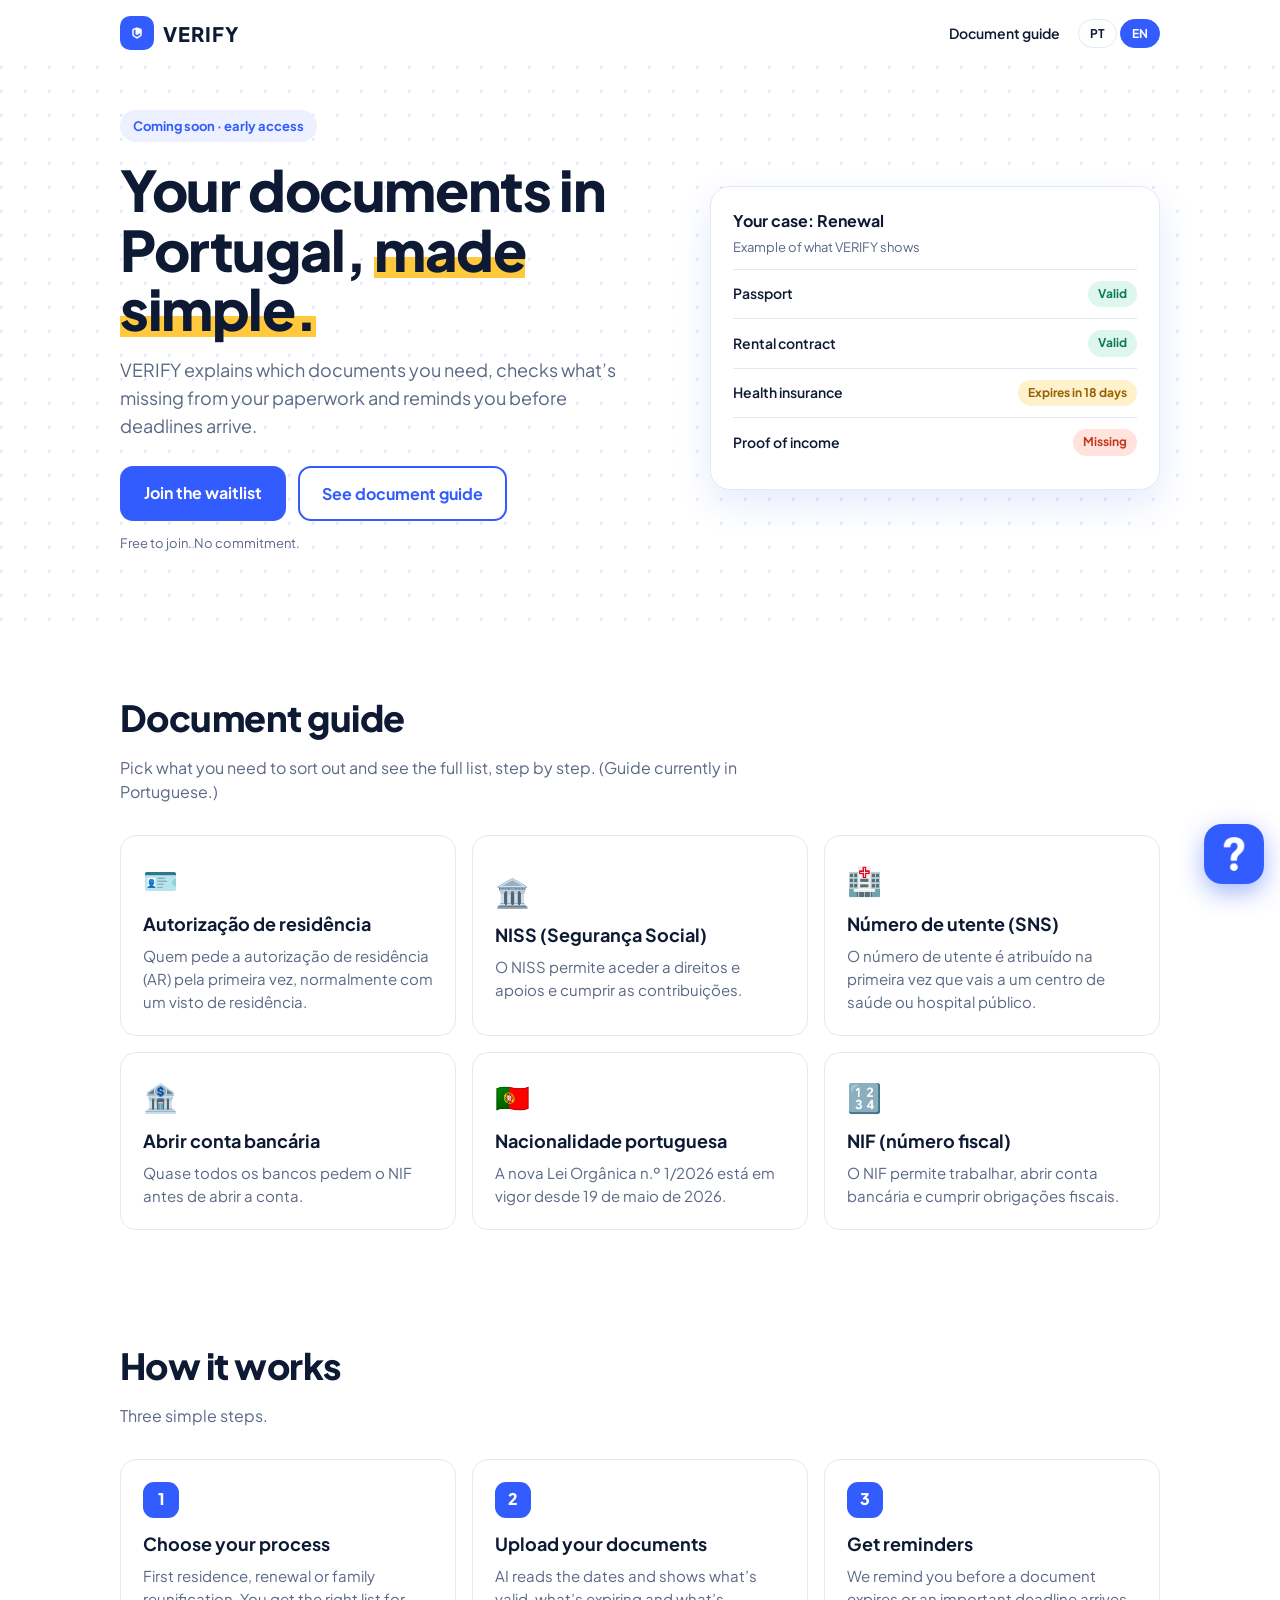
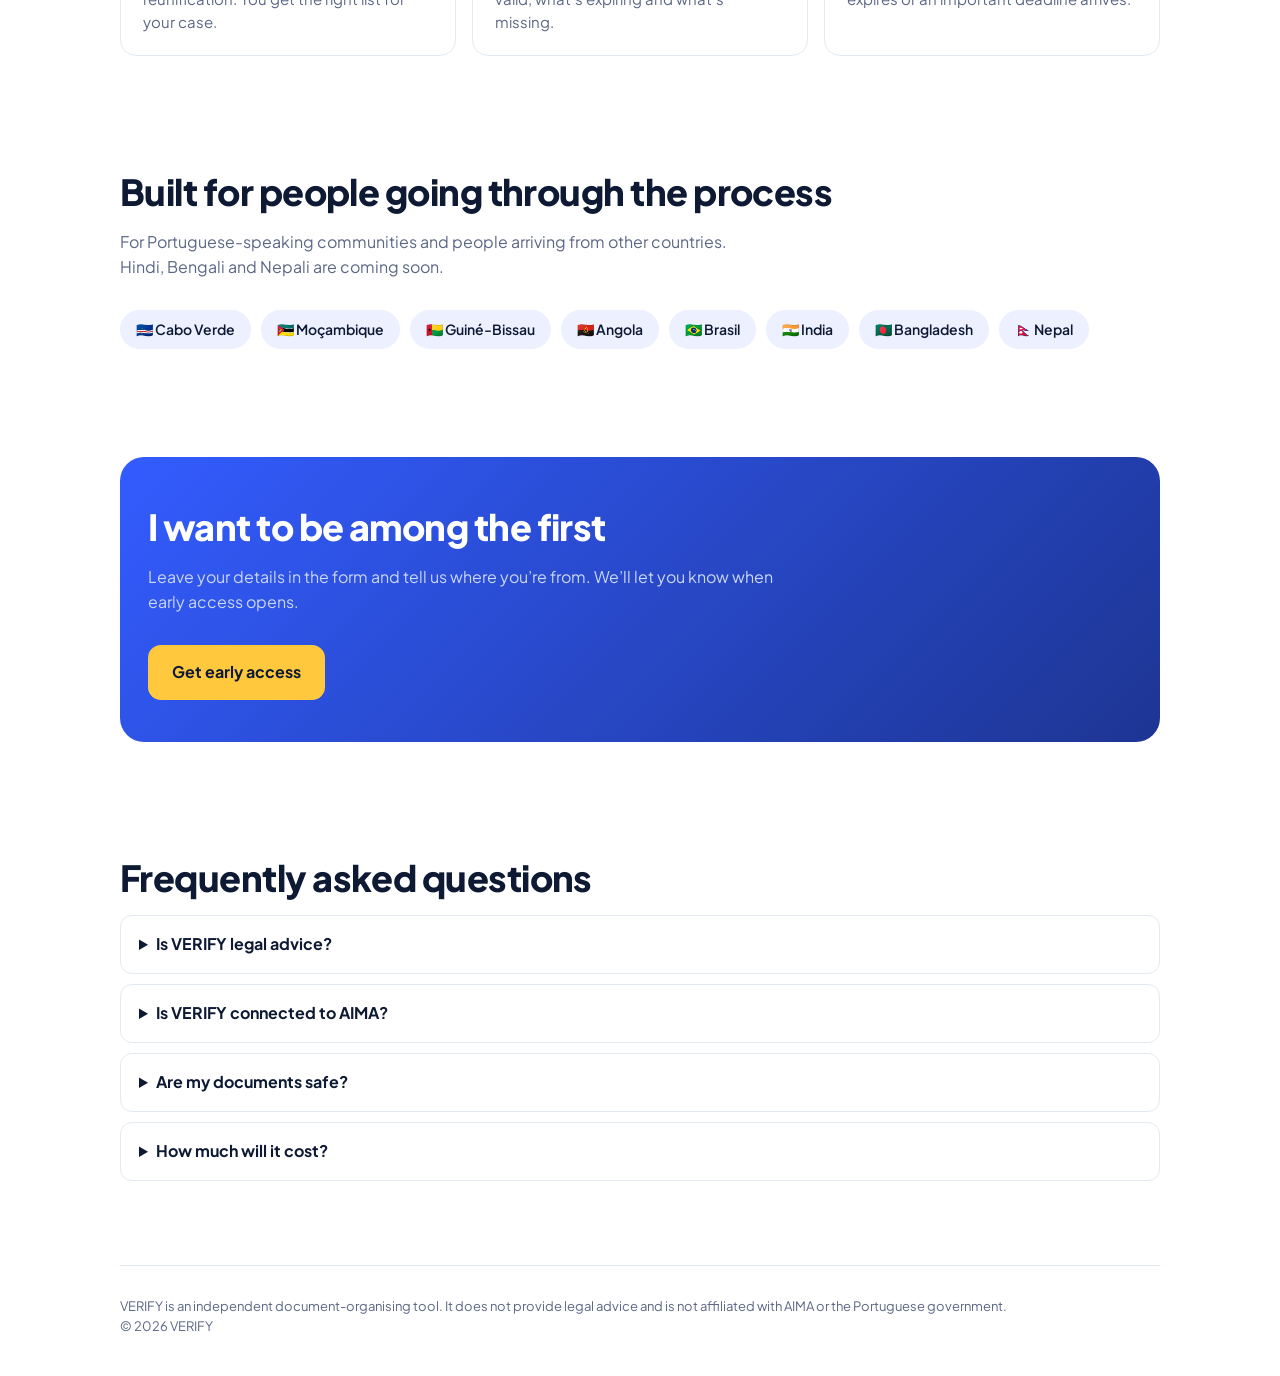
<file: index.html>
<!DOCTYPE html>
<html lang="pt">
<head>
<meta charset="utf-8">
<meta name="viewport" content="width=device-width, initial-scale=1, viewport-fit=cover">
<meta name="color-scheme" content="light">
<link rel="icon" type="image/png" href="[data-uri]">
<title>VERIFY – A tua documentação em Portugal, sem complicações</title>
<link href="https://fonts.googleapis.com/css2?family=Plus+Jakarta+Sans:wght@400;500;600;700;800&display=swap" rel="stylesheet">
<style>
:root{--blue:#335CFF;--navy:#0E1A33;--sky:#ECF0FF;--coral:#FF6B4A;--gold:#FFC83D;--mint:#12B886;--mintbg:#DDF7EC;--amberbg:#FFF1CC;--amber:#946200;--redbg:#FFE3DC;--red:#C2371A;--mute:#5B6785;--line:#E3E8F5;
color-scheme:light;box-sizing:border-box;padding-top:env(safe-area-inset-top,0px);padding-bottom:env(safe-area-inset-bottom,0px)}
html{scroll-padding-top:env(safe-area-inset-top,0px);scroll-behavior:smooth}
*{box-sizing:border-box}
button,input{font-family:inherit}
body{margin:0;background:#fff;color:var(--navy);font-family:"Plus Jakarta Sans",system-ui,-apple-system,"Segoe UI",Roboto,sans-serif;line-height:1.55;-webkit-font-smoothing:antialiased}
.w{max-width:1080px;margin:0 auto;padding:0 20px}
nav{display:flex;justify-content:space-between;align-items:center;padding:16px 0;gap:10px}
.logo{display:flex;align-items:center;gap:9px;font-weight:800;letter-spacing:.05em;font-size:20px;cursor:pointer;color:var(--navy)}
.nr{display:flex;align-items:center;gap:8px}
.lk{background:none;border:0;font-weight:600;font-size:14px;font-family:inherit;color:var(--navy);cursor:pointer;padding:8px 10px;border-radius:10px}
.lk:hover{background:var(--sky)}
.lang button{background:#fff;border:1px solid var(--line);color:var(--navy);padding:6px 11px;border-radius:99px;font-weight:700;font-size:12px;font-family:inherit;cursor:pointer}
.lang button.on{background:var(--blue);color:#fff;border-color:var(--blue)}
.pat{background:radial-gradient(circle at 1px 1px,rgba(51,92,255,.13) 1.6px,transparent 0) 0 0/24px 24px}
.hero{display:grid;grid-template-columns:1.1fr .9fr;gap:40px;align-items:center;padding:44px 0 70px}
.tag{display:inline-block;background:var(--sky);color:var(--blue);font-weight:700;font-size:13px;padding:6px 13px;border-radius:99px;margin-bottom:18px}
h1{font-size:clamp(34px,5.4vw,56px);line-height:1.06;margin:0 0 18px;font-weight:800;letter-spacing:-.025em}
.hl{background:linear-gradient(transparent 62%,var(--gold) 62%,var(--gold) 92%,transparent 92%)}
.sub{font-size:18px;color:var(--mute);margin:0 0 26px;max-width:520px}
.btns{display:flex;gap:12px;flex-wrap:wrap}
.btn{display:inline-block;background:var(--blue);color:#fff;border:0;padding:15px 24px;border-radius:13px;font-weight:700;font-size:16px;font-family:inherit;cursor:pointer;text-decoration:none}
.btn:hover{background:#2A4DD6}
.btn.o{background:#fff;color:var(--blue);border:2px solid var(--blue);padding:13px 22px}
.btn.o:hover{background:var(--sky)}
.btn.g{background:var(--gold);color:var(--navy)}.btn.g:hover{background:#FFD35E}
.note{font-size:13px;color:var(--mute);margin-top:12px}
.card{background:#fff;border:1px solid var(--line);border-radius:20px;padding:22px;box-shadow:0 14px 36px rgba(51,92,255,.12)}
.card h3{margin:0 0 3px;font-size:16px}.card .s{font-size:13px;color:var(--mute);margin-bottom:12px}
.row{display:flex;align-items:center;gap:10px;padding:11px 0;border-top:1px solid var(--line);font-size:14px}
.row b{flex:1;font-weight:600}
.pill{font-size:12px;font-weight:700;padding:4px 10px;border-radius:99px;white-space:nowrap}
.ok{background:var(--mintbg);color:#0B7A57}.warn{background:var(--amberbg);color:var(--amber)}.bad{background:var(--redbg);color:var(--red)}
section{padding:54px 0}
h2{font-size:clamp(26px,3.6vw,36px);margin:0 0 10px;letter-spacing:-.015em;font-weight:800}
.lead{color:var(--mute);margin:0 0 30px;max-width:640px}
.grid{display:grid;grid-template-columns:repeat(3,1fr);gap:16px}
.box{background:#fff;border:1px solid var(--line);border-radius:16px;padding:22px}
.box .n{width:36px;height:36px;border-radius:11px;background:var(--blue);color:#fff;display:grid;place-items:center;font-weight:800;margin-bottom:12px}
.box h3{margin:0 0 6px;font-size:18px}.box p{margin:0;color:var(--mute);font-size:15px}
.tc{cursor:pointer;transition:.15s;text-align:left;font:inherit;color:inherit}
.tc:hover{border-color:var(--blue);transform:translateY(-2px);box-shadow:0 10px 24px rgba(51,92,255,.12)}
.tc .e{font-size:28px;margin-bottom:8px}
.chips{display:flex;flex-wrap:wrap;gap:10px}
.chips span{background:var(--sky);padding:9px 16px;border-radius:99px;font-weight:600;font-size:14px}
.band{background:linear-gradient(135deg,var(--blue),#1D3593);color:#fff;border-radius:24px;padding:42px 28px}
.band h2{color:#fff}.band .lead{color:#CBD7F5}
.faq details{background:#fff;border:1px solid var(--line);border-radius:12px;padding:16px 18px;margin-bottom:10px}
.faq summary{font-weight:700;cursor:pointer}.faq p{color:var(--mute);margin:10px 0 0;font-size:15px}
footer{padding:30px 0 40px;color:var(--mute);font-size:13px;border-top:1px solid var(--line);margin-top:20px}
.gh{background:var(--sky);padding:34px 0 26px}
.gh h1{font-size:clamp(28px,4.5vw,42px);margin:0 0 8px}
.back{background:none;border:0;color:var(--blue);font-weight:700;font-size:14px;font-family:inherit;cursor:pointer;padding:0;margin-bottom:12px}
.tabs{display:flex;gap:8px;overflow-x:auto;padding:16px 0 6px;scrollbar-width:thin}
.tab{flex:0 0 auto;background:#fff;border:1px solid var(--line);color:var(--navy);padding:10px 15px;border-radius:99px;font-weight:600;font-size:14px;font-family:inherit;cursor:pointer;white-space:nowrap}
.tab.on{background:var(--blue);color:#fff;border-color:var(--blue)}
.tab.s{padding:7px 13px;font-size:13px}.tab.s.on{background:var(--navy);border-color:var(--navy)}
.gc{padding:10px 0 20px;max-width:780px}
.gc h2{margin-top:14px}.gc h3{font-size:17px;margin:24px 0 8px}
.gc ul{list-style:none;padding:0;margin:0}
.gc li{padding:11px 14px 11px 42px;background:#fff;border:1px solid var(--line);border-radius:12px;margin-bottom:8px;position:relative;font-size:15px}
.gc li:before{content:"✓";position:absolute;left:13px;top:10px;width:22px;height:22px;border-radius:50%;background:var(--mintbg);color:#0B7A57;font-weight:800;font-size:13px;display:grid;place-items:center}
.nt{background:var(--amberbg);border-radius:12px;padding:14px 16px;font-size:14px;margin:18px 0}
.src{font-size:13px;color:var(--mute)}.src a{color:var(--blue);font-weight:600}
.cta2{background:var(--sky);border-radius:16px;padding:20px;margin:26px 0;display:flex;gap:14px;align-items:center;justify-content:space-between;flex-wrap:wrap}
.cta2 b{font-size:16px}
@media(max-width:820px){.hero{grid-template-columns:1fr;gap:28px;padding-top:20px}.grid{grid-template-columns:1fr}.band{padding:30px 20px}.lk.h{display:none}}

#cb{position:fixed;right:16px;bottom:calc(16px + env(safe-area-inset-bottom,0px));width:60px;height:60px;border:0;padding:0;border-radius:18px;background:none;cursor:pointer;box-shadow:0 8px 24px rgba(51,92,255,.45);z-index:50}
#cb img{width:100%;height:100%;display:block;border-radius:18px}
#cp{position:fixed;right:16px;bottom:calc(88px + env(safe-area-inset-bottom,0px));width:350px;max-width:calc(100vw - 32px);height:490px;max-height:calc(100% - 120px);background:#fff;border:1px solid var(--line);border-radius:20px;box-shadow:0 20px 50px rgba(14,26,51,.25);display:flex;flex-direction:column;overflow:hidden;z-index:50}
#cp[hidden]{display:none}
.ch{background:var(--blue);color:#fff;padding:14px 16px;display:flex;justify-content:space-between;align-items:center}
.ch b{display:block;font-size:16px}.ch span{font-size:12px;opacity:.85}
.ch button{background:none;border:0;color:#fff;font-size:26px;cursor:pointer;line-height:1}
#cm{flex:1;overflow-y:auto;padding:14px;display:flex;flex-direction:column;gap:8px;background:#ECF0FF}
.m{max-width:88%;padding:10px 13px;border-radius:14px;font-size:14px;line-height:1.45}
.m.b{background:#fff;border:1px solid var(--line);align-self:flex-start}
.m.u{background:var(--blue);color:#fff;align-self:flex-end}
.mb{margin-top:8px;background:var(--blue);color:#fff;border:0;border-radius:10px;padding:8px 12px;font-weight:600;font-size:13px;cursor:pointer}
#cq{display:flex;gap:6px;flex-wrap:wrap;max-height:88px;overflow-y:auto;padding:8px 12px;border-top:1px solid var(--line)}
.qc{background:var(--sky);color:var(--blue);border:0;border-radius:99px;padding:6px 11px;font-weight:600;font-size:12px;cursor:pointer}
.cf{display:flex;gap:8px;padding:10px 12px;border-top:1px solid var(--line)}
.cf input{flex:1;min-width:0;border:1px solid var(--line);border-radius:10px;padding:10px;font-size:14px}
.cf button{background:var(--blue);color:#fff;border:0;border-radius:10px;padding:0 14px;font-weight:700;font-size:14px;cursor:pointer}
.cn{font-size:11px;color:var(--mute);text-align:center;padding:0 12px 9px}
</style>
</head>
<body>
<div class="w"><nav>
<div class="logo" onclick="go('home')"><img src="[data-uri]" width="34" height="34" alt="" style="border-radius:10px;display:block">VERIFY</div>
<div class="nr"><button class="lk" onclick="go('guia')" data-i="nav"></button><span class="lang"><button id="bpt" onclick="setL('pt')">PT</button> <button id="ben" onclick="setL('en')">EN</button></span></div>
</nav></div>

<div id="home">
<div class="pat"><div class="w"><div class="hero">
 <div>
  <span class="tag" data-i="tag"></span>
  <h1 data-i="h1"></h1>
  <p class="sub" data-i="sub"></p>
  <div class="btns"><a class="btn" href="https://forms.gle/aFKGvUW4QWU3hkSq6" target="_blank" rel="noopener" data-i="cta"></a><button class="btn o" onclick="go('guia')" data-i="cta2"></button></div>
  <p class="note" data-i="note"></p>
 </div>
 <div class="card"><h3 data-i="mt"></h3><div class="s" data-i="ms"></div>
  <div class="row"><b data-i="d1"></b><span class="pill ok" data-i="s1"></span></div>
  <div class="row"><b data-i="d2"></b><span class="pill ok" data-i="s1"></span></div>
  <div class="row"><b data-i="d3"></b><span class="pill warn" data-i="s2"></span></div>
  <div class="row"><b data-i="d4"></b><span class="pill bad" data-i="s3"></span></div>
 </div>
</div></div></div>
<div class="w">
<section><h2 data-i="gt"></h2><p class="lead" data-i="gl"></p><div class="grid" id="tg"></div></section>
<section><h2 data-i="hw"></h2><p class="lead" data-i="hwl"></p>
 <div class="grid">
  <div class="box"><div class="n">1</div><h3 data-i="w1t"></h3><p data-i="w1"></p></div>
  <div class="box"><div class="n">2</div><h3 data-i="w2t"></h3><p data-i="w2"></p></div>
  <div class="box"><div class="n">3</div><h3 data-i="w3t"></h3><p data-i="w3"></p></div>
 </div></section>
<section><h2 data-i="fo"></h2><p class="lead" data-i="fol"></p>
 <div class="chips"><span>🇨🇻 Cabo Verde</span><span>🇲🇿 Moçambique</span><span>🇬🇼 Guiné-Bissau</span><span>🇦🇴 Angola</span><span>🇧🇷 Brasil</span><span>🇮🇳 India</span><span>🇧🇩 Bangladesh</span><span>🇳🇵 Nepal</span></div></section>
<section id="lista"><div class="band"><h2 data-i="wl"></h2><p class="lead" data-i="wll"></p>
 <a class="btn g" href="https://forms.gle/aFKGvUW4QWU3hkSq6" target="_blank" rel="noopener" data-i="send"></a></div></section>
<section class="faq"><h2 data-i="fq"></h2>
 <details><summary data-i="q1"></summary><p data-i="a1"></p></details>
 <details><summary data-i="q2"></summary><p data-i="a2"></p></details>
 <details><summary data-i="q3"></summary><p data-i="a3"></p></details>
 <details><summary data-i="q4"></summary><p data-i="a4"></p></details></section>
</div></div>

<div id="guia" hidden>
<div class="gh"><div class="w"><button class="back" onclick="go('home')">← VERIFY</button>
 <h1>Guia de documentos</h1>
 <p class="sub" style="margin:0">Tudo o que precisas de reunir para tratar da tua vida em Portugal. Informação atualizada a outubro de 2026.</p></div></div>
<div class="w"><div class="tabs" id="tt"></div><div class="tabs" id="st"></div><div class="gc" id="gc"></div></div>
</div>

<div class="w"><footer><span data-i="disc"></span><br>© 2026 VERIFY</footer></div>

<button id="cb" aria-label="Ajuda e suporte" onclick="CT()"><img src="[data-uri]" alt=""></button>
<div id="cp" hidden role="dialog" aria-label="Suporte VERIFY">
<div class="ch"><div><b>Suporte VERIFY</b><span>Respostas automáticas</span></div><button onclick="CT()" aria-label="Fechar">×</button></div>
<div id="cm"></div><div id="cq"></div>
<div class="cf"><input id="ci" placeholder="Escreve a tua dúvida…" aria-label="Mensagem"><button onclick="CS()">Enviar</button></div>
<div class="cn">Não é aconselhamento jurídico.</div></div>
<script>
var FORM="https://forms.gle/aFKGvUW4QWU3hkSq6";
var D={
pt:{nav:"Guia de documentos",tag:"Em breve · acesso antecipado",h1:"A tua documentação em Portugal, <span class=\"hl\">sem complicações.</span>",sub:"A VERIFY explica que documentos precisas, verifica o que falta nos teus papéis e avisa-te antes de os prazos chegarem.",cta:"Entrar na lista de espera",cta2:"Ver guia de documentos",note:"Gratuito para entrar. Sem compromisso.",
mt:"O teu processo: Renovação",ms:"Exemplo do que a VERIFY mostra",d1:"Passaporte",d2:"Contrato de arrendamento",d3:"Seguro de saúde",d4:"Comprovativo de rendimentos",s1:"Válido",s2:"Caduca em 18 dias",s3:"Em falta",
gt:"Guia de documentos",gl:"Escolhe o que precisas de tratar e vê a lista completa, passo a passo.",
hw:"Como funciona",hwl:"Três passos simples.",w1t:"Escolhe o teu processo",w1:"Primeira residência, renovação ou reagrupamento familiar. Recebes a lista certa para o teu caso.",w2t:"Carrega os documentos",w2:"A IA lê as datas e mostra o que está válido, o que está a caducar e o que falta.",w3t:"Recebe alertas",w3:"Avisamos-te antes de um documento caducar ou de um prazo importante.",
fo:"Feito para quem vive o processo",fol:"Para comunidades de língua portuguesa e para quem chega de outros países. Em breve também em hindi, bengali e nepalês.",
wl:"Quero ser dos primeiros",wll:"Deixa o teu contacto no formulário e diz-nos de onde vens. Avisamos-te quando abrir o acesso antecipado.",send:"Quero acesso antecipado",
fq:"Perguntas frequentes",q1:"A VERIFY é aconselhamento jurídico?",a1:"Não. A VERIFY organiza e verifica documentos e envia alertas. Não substitui um advogado nem garante a decisão da AIMA.",q2:"A VERIFY tem ligação à AIMA?",a2:"Não. Somos um serviço independente e não acedemos ao teu portal da AIMA.",q3:"Os meus documentos estão seguros?",a3:"São dados sensíveis. Vamos usar encriptação, servidores na UE e dar-te a opção de apagar tudo quando quiseres.",q4:"Quanto vai custar?",a4:"Ainda estamos a definir. Quem entrar na lista de espera será o primeiro a saber.",
disc:"A VERIFY é uma ferramenta independente de organização de documentos. Não presta aconselhamento jurídico e não está ligada à AIMA nem ao Governo português."},
en:{nav:"Document guide",tag:"Coming soon · early access",h1:"Your documents in Portugal, <span class=\"hl\">made simple.</span>",sub:"VERIFY explains which documents you need, checks what’s missing from your paperwork and reminds you before deadlines arrive.",cta:"Join the waitlist",cta2:"See document guide",note:"Free to join. No commitment.",
mt:"Your case: Renewal",ms:"Example of what VERIFY shows",d1:"Passport",d2:"Rental contract",d3:"Health insurance",d4:"Proof of income",s1:"Valid",s2:"Expires in 18 days",s3:"Missing",
gt:"Document guide",gl:"Pick what you need to sort out and see the full list, step by step. (Guide currently in Portuguese.)",
hw:"How it works",hwl:"Three simple steps.",w1t:"Choose your process",w1:"First residence, renewal or family reunification. You get the right list for your case.",w2t:"Upload your documents",w2:"AI reads the dates and shows what’s valid, what’s expiring and what’s missing.",w3t:"Get reminders",w3:"We remind you before a document expires or an important deadline arrives.",
fo:"Built for people going through the process",fol:"For Portuguese-speaking communities and people arriving from other countries. Hindi, Bengali and Nepali are coming soon.",
wl:"I want to be among the first",wll:"Leave your details in the form and tell us where you’re from. We’ll let you know when early access opens.",send:"Get early access",
fq:"Frequently asked questions",q1:"Is VERIFY legal advice?",a1:"No. VERIFY organises and checks documents and sends reminders. It doesn’t replace a lawyer or guarantee AIMA’s decision.",q2:"Is VERIFY connected to AIMA?",a2:"No. We’re an independent service and we don’t access your AIMA portal account.",q3:"Are my documents safe?",a3:"They’re sensitive data. We’ll use encryption, EU servers and let you delete everything whenever you like.",q4:"How much will it cost?",a4:"We’re still deciding. People on the waitlist will hear first.",
disc:"VERIFY is an independent document-organising tool. It does not provide legal advice and is not affiliated with AIMA or the Portuguese government."}};

var DG="https://www.deco.proteste.pt/familia-consumo/ferias-lazer/dicas/autorizacao-residencia-como-pedir";
var GN="https://www.gov.pt/guias/como-pedir-o-nif-e-o-niss-para-pessoas-estrangeiras-em-portugal";
var NOTE="Esta lista é geral. Conforme o tipo de visto ou de caso, a AIMA pode pedir outros documentos. Confirma sempre na fonte oficial antes de ires.";
var G=[
{id:"res",e:"🪪",t:"Autorização de residência",s:[
 {t:"Pedido inicial",p:"Quem pede a autorização de residência (AR) pela primeira vez, normalmente com um visto de residência. A decisão tem um prazo legal de 90 dias, prorrogável por 30. A AR temporária vale 2 anos e pode ser renovada por períodos de 3 anos.",
  b:[{h:"Documentos gerais",l:["Formulário da AIMA preenchido","Passaporte ou outro documento de viagem válido","Visto de residência válido","Comprovativo de meios de subsistência (por exemplo, contrato de trabalho)","Comprovativo de inscrição nas Finanças (NIF), quando aplicável","Comprovativo de inscrição na Segurança Social (NISS), quando aplicável","Seguro de saúde ou comprovativo de cobertura pelo SNS","Comprovativo de alojamento (ver separador Alojamento)","Comprovativo de parentesco, quando se justifique"]}],n:NOTE,u:["DECO PROteste",DG]},
 {t:"Renovação",p:"A renovação deve ser pedida até 30 dias antes de a AR expirar. Só pode renovar quem tem título válido ou caducado há menos de 6 meses. O pedido faz-se no Portal das Renovações da AIMA, disponível para títulos que terminam entre 1 de julho de 2025 e 31 de dezembro de 2026.",
  b:[{h:"Documentos para renovar",l:["Título de residência","Passaporte ou documento de viagem válido","Autorização para consulta do registo criminal português (exceto menores de 16 anos)","Meios de subsistência: contrato de trabalho, declaração de IRS, recibos de vencimento ou recibos verdes","Comprovativo de alojamento: contrato de arrendamento e último recibo de renda, ou contrato de compra e venda","Comprovativo de inexistência de dívidas às Finanças e à Segurança Social"]},{h:"Antes de começares",l:["Tem NISS: a AIMA exige-o para concluir a renovação","Confirma que a tua morada está atualizada na AIMA"]}],n:NOTE,u:["Portal das Renovações","https://portal-renovacoes.aima.gov.pt"]},
 {t:"Estudantes",p:"Para estudo, investigação, estágio, voluntariado ou mobilidade de estudantes do ensino superior. A AIMA aplica a lista geral e pode acrescentar documentos conforme o visto.",
  b:[{h:"Normalmente pedido",l:["Passaporte válido e visto de estudo","Comprovativo de matrícula ou inscrição na instituição de ensino","Meios de subsistência: bolsa, apoio da família ou extratos bancários","Seguro de saúde ou comprovativo de cobertura pelo SNS","Comprovativo de alojamento (contrato de arrendamento ou declaração)","NIF e NISS, quando aplicável"]}],n:"A lista de documentos específicos para estudantes depende do tipo de visto. Confirma com a tua instituição de ensino e no portal da AIMA.",u:["DECO PROteste",DG]},
 {t:"Trabalhadores",p:"Para quem trabalha por conta de outrem ou por conta própria. O contrato de trabalho e os recibos são a prova de que tens meios para viver em Portugal.",
  b:[{h:"Trabalhador com contrato",l:["Passaporte e visto de trabalho ou AR em vigor","Contrato de trabalho","Recibos de vencimento recentes","Declaração de IRS (na renovação)","NIF e NISS","Declaração de não dívida às Finanças e à Segurança Social (na renovação)"]},{h:"Trabalhador independente",l:["Comprovativo de início de atividade nas Finanças","Recibos verdes ou faturas emitidas","Declaração de IRS","Declaração de não dívida"]}],n:NOTE,u:["DECO PROteste",DG]},
 {t:"Alojamento",p:"A prova de morada é pedida em quase todos os processos. O documento certo depende da tua situação.",
  b:[{h:"Se arrendas",l:["Contrato de arrendamento e último recibo de renda","Declaração do senhorio com a situação legal do uso do imóvel, se a AIMA pedir","Declaração sob compromisso de honra da morada onde resides"]},{h:"Se és proprietário ou usufrutuário",l:["Certidão de registo predial ou código de acesso à certidão","Contrato de compra e venda do imóvel"]},{h:"Se vives em casa de outra pessoa",l:["Declaração da entidade alojadora com a situação jurídica do uso do imóvel","Declaração sob compromisso de honra"]}],n:NOTE,u:["DECO PROteste",DG]},
 {t:"Reagrupamento familiar",p:"As regras ficaram mais exigentes com as alterações à lei de estrangeiros em vigor, incluindo a Lei n.º 62/2026, de 10 de setembro.",
  b:[{h:"Quem pode pedir",l:["Titular de AR válida há pelo menos 2 anos","15 meses se for o cônjuge que coabitou com o requerente durante pelo menos 18 meses antes da entrada em Portugal"]},{h:"Depois da concessão",l:["Formação em língua portuguesa","Formação sobre princípios e valores constitucionais portugueses","Ensino obrigatório para menores"]}],n:"A renovação da AR por reagrupamento passa a depender de provar que cumpriste estas medidas de integração.",u:["DECO PROteste",DG]}
]},
{id:"niss",e:"🏛️",t:"NISS (Segurança Social)",s:[
 {t:"Como tratar",p:"O NISS permite aceder a direitos e apoios e cumprir as contribuições. O pedido é gratuito e faz-se online no portal da Segurança Social. Sem prazo fixo de atribuição.",
  b:[{h:"Pessoas de países terceiros: todos estes documentos",l:["Passaporte","Visto de trabalho","Autorização de residência (temporária ou permanente) ou outro documento de identificação do país de origem"]},{h:"Comprovativo da situação de trabalho (um destes)",l:["Contrato de trabalho","Início de atividade independente e recibos ou faturas","Certidão de registo da sociedade ou certidão permanente comercial","Comprovativo de enquadramento no Seguro Social Voluntário"]},{h:"Comprovativo do pedido de residência (um destes)",l:["Comprovativo do pedido de autorização de residência","Comprovativo do pedido de visto de residência CPLP"]},{h:"Como pedir",l:["Preenche o formulário “Pedido de NISS – Cidadão Estrangeiro” e anexa os documentos","Recebes uma carta com indicação para levantar o número num serviço de atendimento (marca no SIGA)","O empregador também pode pedir o NISS por ti, com procuração ou declaração PA-12"]}],n:"Quem tem morada em Portugal pode pedir de uma só vez o NIF, o NISS e o número de utente.",u:["gov.pt",GN]}
]},
{id:"utente",e:"🏥",t:"Número de utente (SNS)",s:[
 {t:"Como tratar",p:"O número de utente é atribuído na primeira vez que vais a um centro de saúde ou hospital público. Podes pedi-lo mesmo sem precisares de cuidados. Atenção: ter o número não garante que o SNS cobre as despesas.",
  b:[{h:"Documentos habituais",l:["Autorização de residência válida (ou comprovativo do pedido)","Documento de identificação","NIF","Comprovativo de morada, se não constar do título","Telefone e email de contacto","NISS, normalmente não obrigatório"]},{h:"Dicas",l:["Vai ao centro de saúde da tua zona de residência","Inscrição no centro de saúde não é o mesmo que ter médico de família","Para dúvidas de saúde, liga para o SNS 24: 808 24 24 24"]}],n:"Os centros de saúde podem pedir documentos ligeiramente diferentes conforme a zona. Liga antes para confirmar.",u:["gov.pt","https://www.gov.pt/servicos/pedir-o-numero-de-utente-do-sns"]}
]},
{id:"banco",e:"🏦",t:"Abrir conta bancária",s:[
 {t:"Como tratar",p:"Quase todos os bancos pedem o NIF antes de abrir a conta. Os requisitos variam de banco para banco, por isso pergunta antes que documentos aceitam.",
  b:[{h:"Documentos mais pedidos",l:["Passaporte ou documento de identificação válido","Autorização de residência, para estrangeiros residentes","NIF","Comprovativo de morada: contrato de arrendamento, conta de luz, água ou internet, ou extrato bancário","Comprovativo de profissão e entidade patronal (contrato de trabalho ou recibos)"]},{h:"Se ainda não estás em Portugal",l:["Contas abertas à distância costumam exigir cópias certificadas dos documentos","Comprovativo de morada no país de origem, normalmente com menos de 90 dias"]}],n:"Os requisitos mudam entre bancos e conforme o teu estatuto. Confirma no balcão ou no site do banco.",u:["Exemplo: Caixa Geral de Depósitos","https://www.cgd.pt/Particulares/Contas/Contas-a-Ordem/Documents/Abertura-Conta.pdf"]}
]},
{id:"nac",e:"🇵🇹",t:"Nacionalidade portuguesa",s:[
 {t:"Naturalização",p:"A nova Lei Orgânica n.º 1/2026 está em vigor desde 19 de maio de 2026. Os pedidos já entregues antes dessa data seguem as regras anteriores.",
  b:[{h:"Tempo de residência legal",l:["7 anos para cidadãos de países de língua portuguesa: Brasil, Angola, Cabo Verde, Guiné-Bissau, Moçambique e São Tomé e Príncipe","10 anos para os restantes países, como Índia, Bangladesh e Nepal","Alguns resumos indicam que a contagem começa na emissão do título de residência: confirma o teu caso com um advogado"]},{h:"Outros requisitos",l:["Ser maior de idade","Não ter sido condenado a pena de prisão igual ou superior a 3 anos","Provar conhecimento da língua portuguesa","Provar integração e ligação à comunidade, incluindo prova sobre cultura e história de Portugal"]},{h:"Documentos geralmente pedidos",l:["Passaporte e título de residência","Certidão de nascimento (legalizada e traduzida, se necessário)","Certificado de registo criminal português e do país de origem","Comprovativo de língua portuguesa","Comprovativo do pagamento da taxa (cerca de 250 € em abril de 2026)"]}],n:"A lei é recente e a lista de documentos pode mudar. Antes de pedires, confirma no Diário da República e no IRN, e fala com um advogado.",u:["Lei Orgânica 1/2026","https://diariodarepublica.pt/dr/detalhe/lei-organica/1-2026-1123539996"]}
]},
{id:"nif",e:"🔢",t:"NIF (número fiscal)",s:[
 {t:"Como tratar",p:"O NIF permite trabalhar, abrir conta bancária e cumprir obrigações fiscais. O pedido é gratuito.",
  b:[{h:"Residente em Portugal",l:["Documento de identificação do país de origem ou passaporte","Título de residência","Se usares o passaporte, leva também o visto de entrada em Portugal ou no espaço Schengen"]},{h:"Não residente",l:["Documento de identificação ou passaporte","Representante fiscal com residência em Portugal"]},{h:"Criança sem passaporte",l:["Documento que comprove o nascimento"]},{h:"Como pedir",l:["Nos serviços das Finanças, com marcação de atendimento pelo telefone 217 206 707","O representante pode pedir no e-balcão do Portal das Finanças, se a pessoa residir fora da UE","Quem tem morada em Portugal pode pedir NIF, NISS e número de utente de uma só vez"]}],n:NOTE,u:["gov.pt",GN]}
]}];

var L="pt",gT=0,gS=0;
function setL(l){L=l;document.documentElement.lang=l;
document.querySelectorAll("[data-i]").forEach(function(e){e.innerHTML=D[l][e.dataset.i]});
document.getElementById("bpt").className=l=="pt"?"on":"";document.getElementById("ben").className=l=="en"?"on":"";
try{localStorage.setItem("vl",l)}catch(e){}}
function esc(s){return s}
function go(v,t,s){
 document.getElementById("home").hidden=(v!="home");document.getElementById("guia").hidden=(v!="guia");
 if(v=="guia"){gT=t||0;gS=s||0;draw()}
 window.scrollTo(0,0);
}
function draw(){
 var T=G[gT],S=T.s[gS];
 var tt=document.getElementById("tt");tt.innerHTML="";
 G.forEach(function(x,i){var b=document.createElement("button");b.className="tab"+(i==gT?" on":"");b.textContent=x.e+" "+x.t;b.onclick=function(){go("guia",i,0)};tt.appendChild(b)});
 var st=document.getElementById("st");st.innerHTML="";
 if(T.s.length>1)T.s.forEach(function(x,i){var b=document.createElement("button");b.className="tab s"+(i==gS?" on":"");b.textContent=x.t;b.onclick=function(){gS=i;draw()};st.appendChild(b)});
 var h="<h2>"+T.e+" "+T.t+(T.s.length>1?" · "+S.t:"")+"</h2><p>"+S.p+"</p>";
 S.b.forEach(function(b){h+="<h3>"+b.h+"</h3><ul>"+b.l.map(function(i){return"<li>"+i+"</li>"}).join("")+"</ul>"});
 h+="<div class=\"nt\">⚠️ "+S.n+"</div>";
 h+="<p class=\"src\">Fonte: <a href=\""+S.u[1]+"\" target=\"_blank\" rel=\"noopener\">"+S.u[0]+"</a> · Informação a outubro de 2026. Não é aconselhamento jurídico.</p>";
 h+="<div class=\"cta2\"><b>Queres que a VERIFY confirme se o teu dossiê está completo?</b><a class=\"btn\" href=\""+FORM+"\" target=\"_blank\" rel=\"noopener\">Entrar na lista de espera</a></div>";
 document.getElementById("gc").innerHTML=h;
}
var tg=document.getElementById("tg");
G.forEach(function(x,i){var b=document.createElement("button");b.className="box tc";b.innerHTML="<div class=\"e\">"+x.e+"</div><h3>"+x.t+"</h3><p>"+x.s[0].p.split(". ")[0]+".</p>";b.onclick=function(){go("guia",i,0)};tg.appendChild(b)});
var s=null;try{s=localStorage.getItem("vl")}catch(e){}
setL(s||((navigator.language||"pt").toLowerCase().indexOf("pt")==0?"pt":"en"));
if(location.hash=="#guia")go("guia",0,0);

var CK=[[1,/niss|seguranca social/],[5,/\bnif\b|financas|fiscal/],[2,/utente|\bsns\b|saude|medico/],[3,/banc|conta/],[4,/nacional|cidadan|naturaliz/],[0,/resid|renov|aima|titulo|visto|estudant|trabalh|arrend|alojament|reagrup/]];
var CW=/lista|espera|acesso|preco|custa|quanto|app|quando/,CSG=/dados|privacid|rgpd|encript|seguro|guardam|cofre/;
var cM=document.getElementById("cm"),cP=document.getElementById("cp"),cI=document.getElementById("ci"),cO=false;
function cn(s){return s.toLowerCase().normalize("NFD").replace(/[\u0300-\u036f]/g,"")}
function cA(t,me,b){var d=document.createElement("div");d.className="m "+(me?"u":"b");d.textContent=t;
 if(b){d.appendChild(document.createElement("br"));var x=document.createElement("button");x.className="mb";x.textContent=b[0];x.onclick=b[1];d.appendChild(x)}
 cM.appendChild(d);cM.scrollTop=cM.scrollHeight}
function cForm(){window.open(FORM,"_blank","noopener")}
function cTopic(i){cA(G[i].t+": "+G[i].s[0].p.split(". ")[0]+".",0,["Abrir no guia",function(){cP.hidden=true;go("guia",i,0)}])}
function cR(k){
 if(typeof k=="number")return cTopic(k);
 if(k=="w")return cA("A VERIFY está em acesso antecipado. Entra na lista de espera para seres dos primeiros a saber. O preço ainda está a ser definido.",0,["Entrar na lista",cForm]);
 if(k=="s")return cA("Os documentos são dados sensíveis. Vamos usar encriptação, servidores na UE e dar-te a opção de apagar tudo. Neste momento este site só tem o guia e a lista de espera: não recolhe documentos.",0);
 cA("Ainda não sei responder a isso. Escolhe um tema abaixo ou deixa o teu contacto na lista de espera e respondemos-te.",0,["Deixar contacto",cForm])}
function cFind(t){t=cn(t);if(CSG.test(t)&&!/seguranca social/.test(t))return"s";
 for(var i=0;i<CK.length;i++)if(CK[i][1].test(t))return CK[i][0];
 if(CW.test(t))return"w";return null}
function CS(){var v=cI.value.trim();if(!v)return;cA(v,1);cI.value="";var k=cFind(v);setTimeout(function(){cR(k===null?"x":k)},350)}
cI.addEventListener("keydown",function(e){if(e.key=="Enter")CS()});
function CT(){cO=!cO;cP.hidden=!cO;if(cO&&!cM.children.length)cA("Olá! 👋 Sou o assistente da VERIFY. Escolhe um tema ou escreve a tua dúvida.",0)}
(function(){var q=document.getElementById("cq");
 G.forEach(function(g,i){var b=document.createElement("button");b.className="qc";b.textContent=g.e+" "+g.t.split(" (")[0];b.onclick=function(){cA(g.t,1);setTimeout(function(){cR(i)},250)};q.appendChild(b)});
 [["w","📝 Lista de espera"],["s","🔒 Segurança"]].forEach(function(p){var b=document.createElement("button");b.className="qc";b.textContent=p[1];b.onclick=function(){cA(p[1].slice(3),1);setTimeout(function(){cR(p[0])},250)};q.appendChild(b)})})();
</script>
</body>
</html>
</file>
